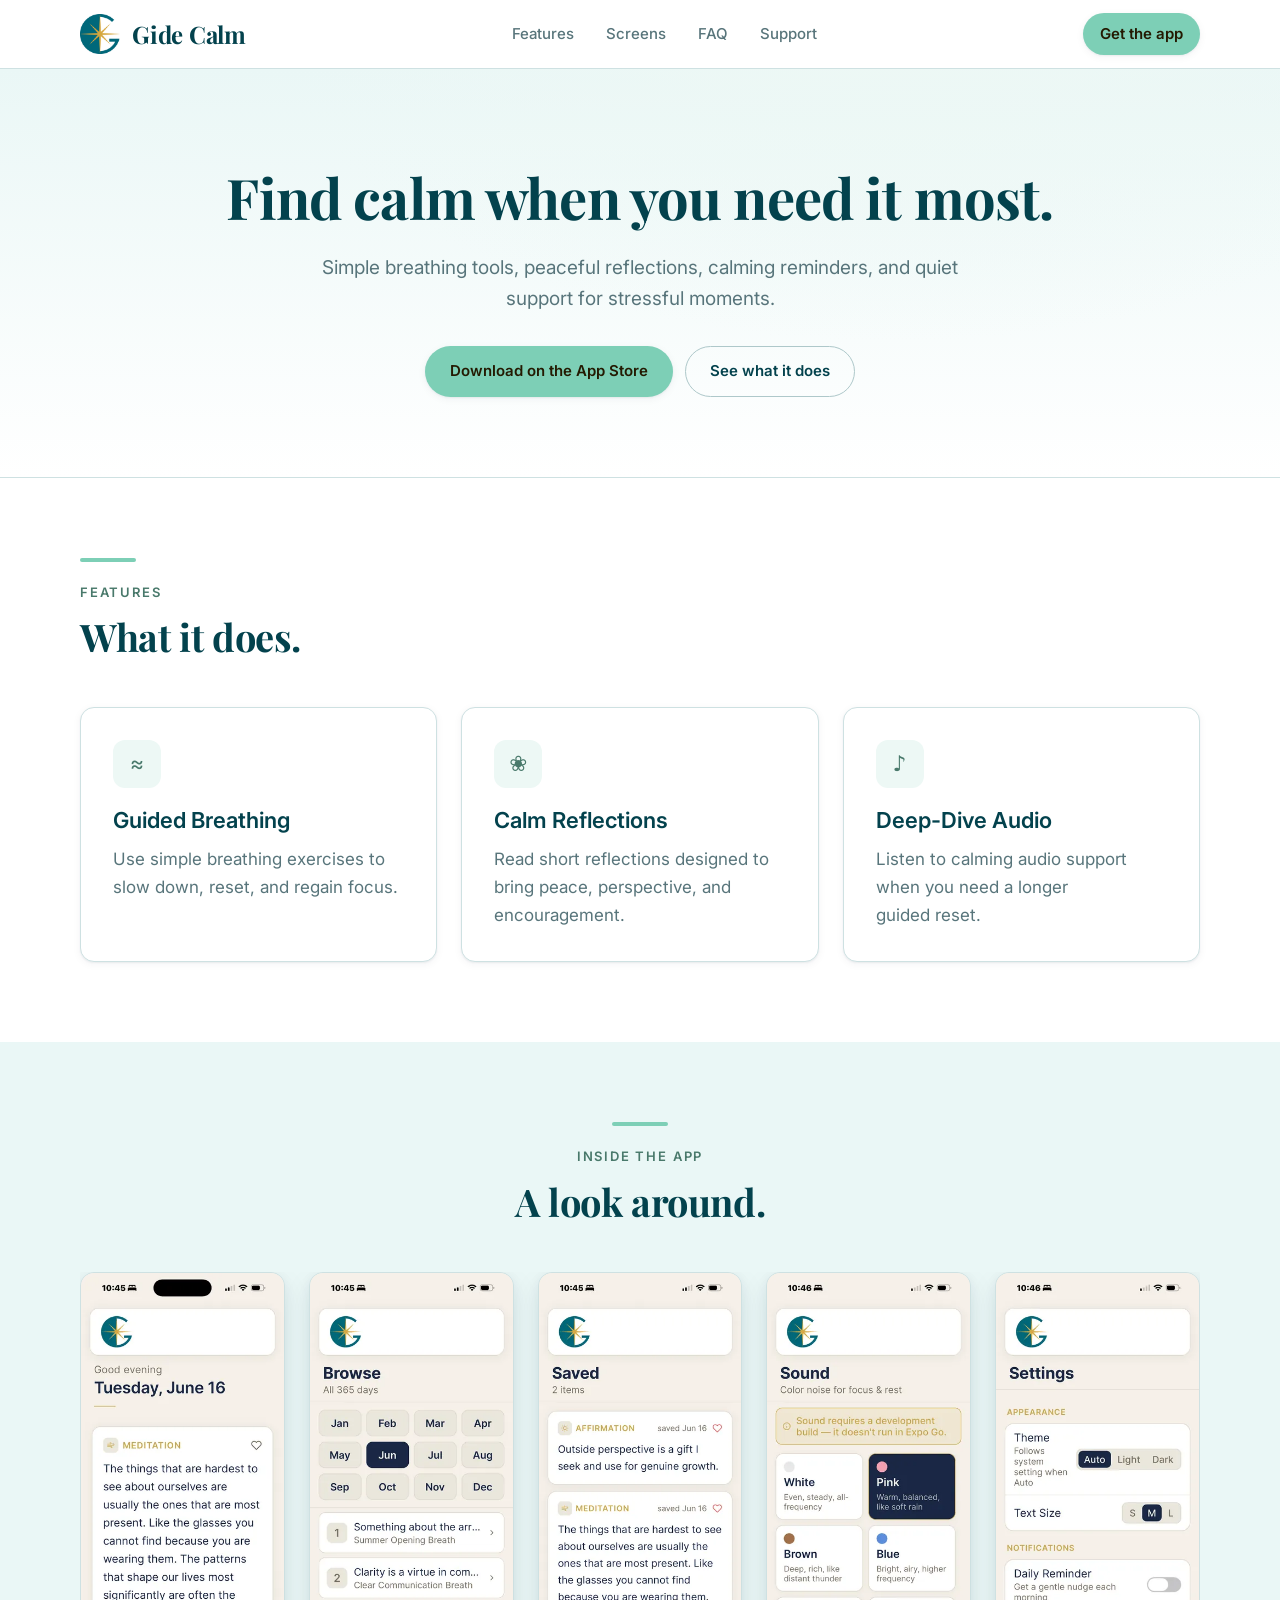
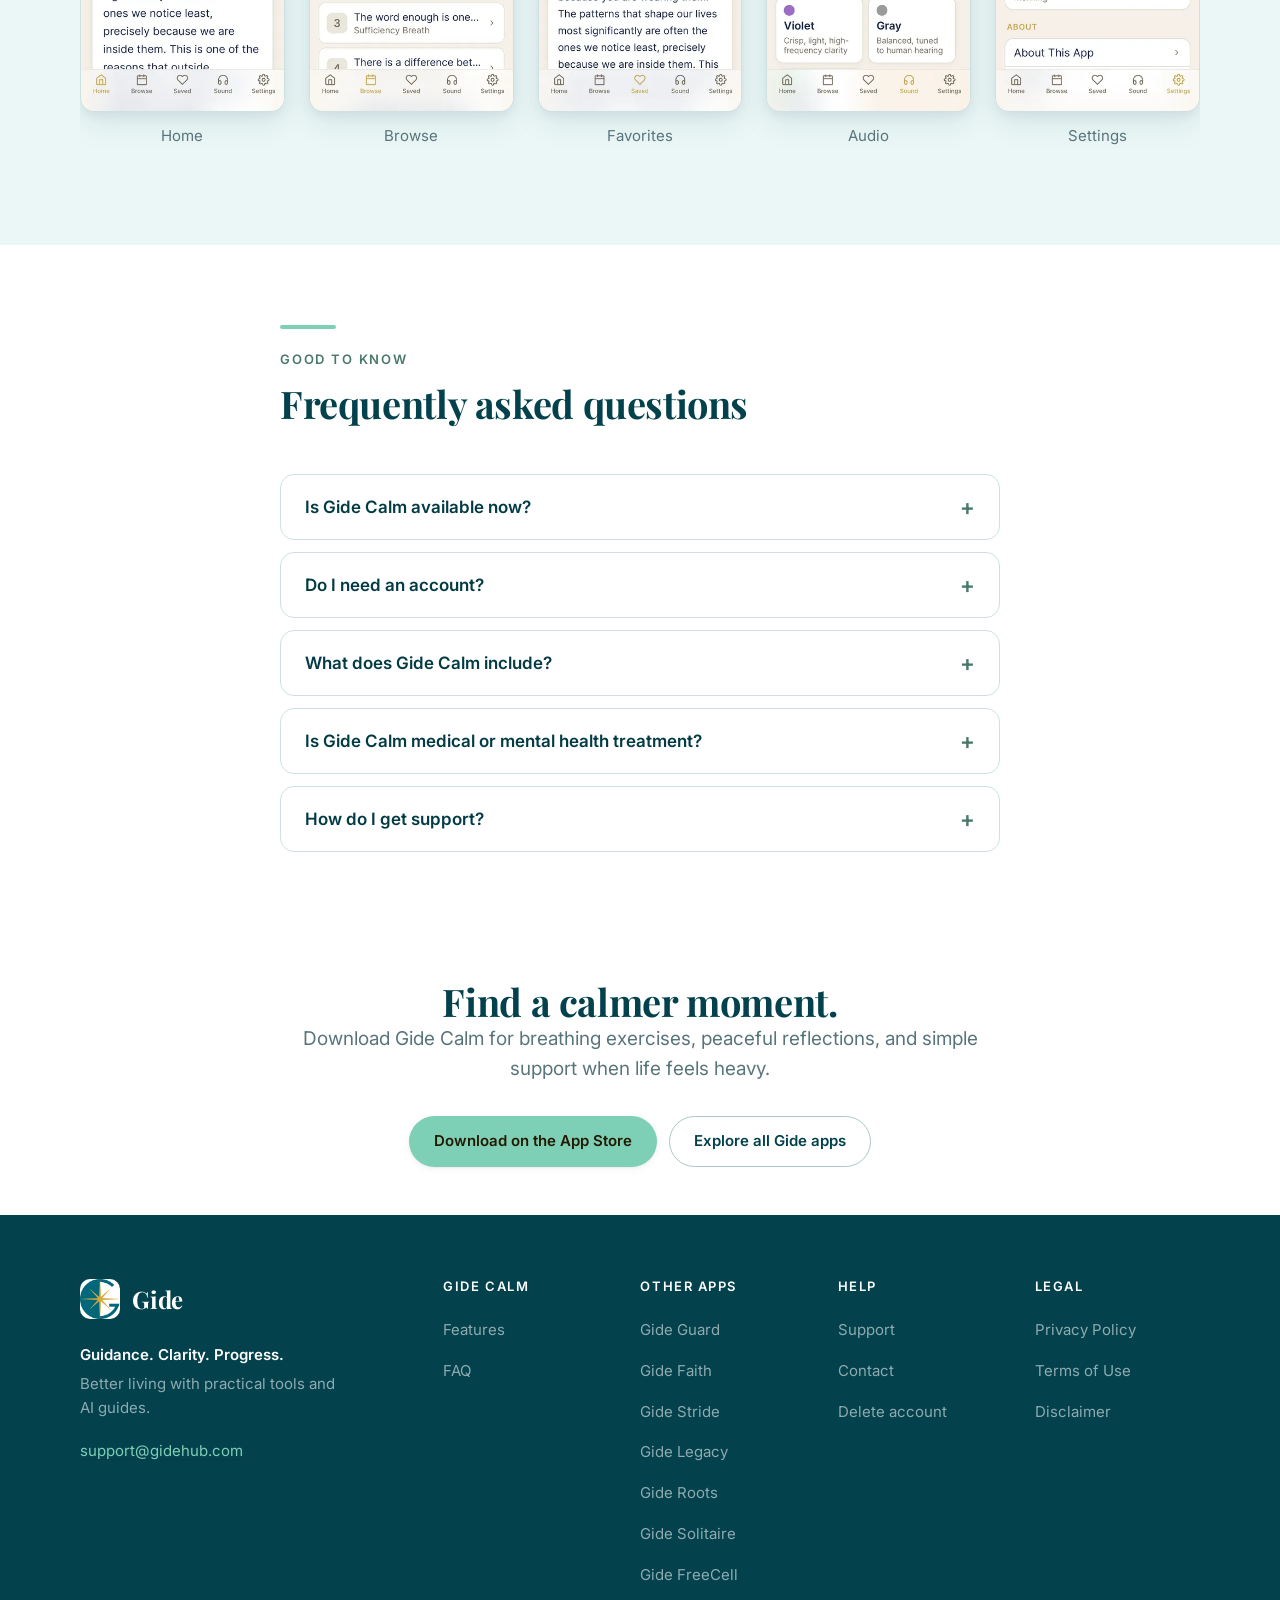
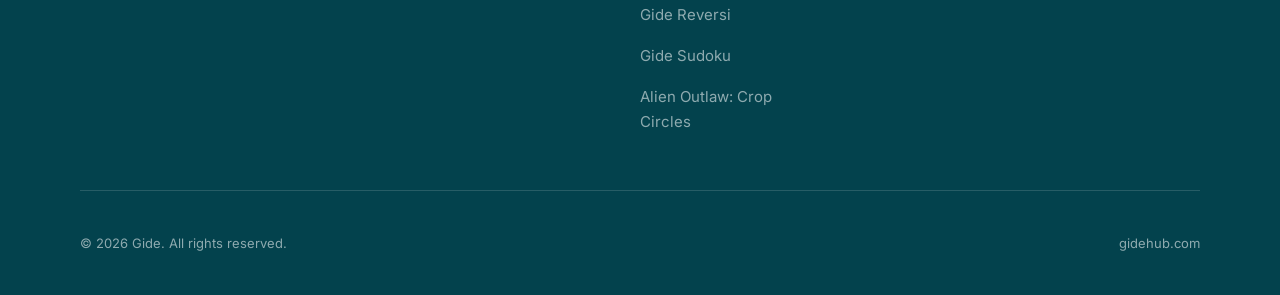
<file: index.html>
<!DOCTYPE html>
<html lang="en">
<head>
  <meta charset="UTF-8">
  <meta name="viewport" content="width=device-width, initial-scale=1">
  <title>Gide Calm | A pause when you need one</title>
  <meta name="description" content="Simple breathing tools, peaceful reflections, calming reminders, and quiet support for stressful moments.">
  <link rel="canonical" href="https://calm.gidehub.com/">

  <meta property="og:type" content="website">
  <meta property="og:site_name" content="Gide">
  <meta property="og:title" content="Gide Calm | A pause when you need one">
  <meta property="og:description" content="Simple breathing tools, peaceful reflections, calming reminders, and quiet support for stressful moments.">
  <meta property="og:url" content="https://calm.gidehub.com/">
  <meta name="twitter:card" content="summary_large_image">

  <link rel="icon" type="image/png" href="assets/logo.png">
  <link rel="apple-touch-icon" href="assets/logo.png">
  <meta name="theme-color" content="#03424D">

  <link rel="preconnect" href="https://fonts.googleapis.com">
  <link rel="preconnect" href="https://fonts.gstatic.com" crossorigin>
  <link rel="stylesheet" href="https://fonts.googleapis.com/css2?family=Inter:wght@400;500;600;700&family=Playfair+Display:wght@600;700&display=swap">

  <link rel="stylesheet" href="assets/css/app.css">
</head>
<body class="app-site">

<a class="skip-link" href="#main">Skip to content</a>

<header class="site-header" data-nav>
  <div class="wrap header-inner">

    <a class="brand" href="/">
      <img src="assets/logo.png" alt="" width="40" height="40" class="brand-mark">
      <span class="brand-name">Gide Calm</span>
    </a>

    <nav class="nav-desktop" aria-label="Main">
      <ul>
        <li><a href="#features">Features</a></li>
        <li><a href="#screens">Screens</a></li>
        
        <li><a href="#faq">FAQ</a></li>
        <li><a href="https://gidehub.com/support.html">Support</a></li>
      </ul>
    </nav>

    <div class="header-actions">
      <a class="btn btn-accent btn-sm nav-cta" href="https://apps.apple.com/app/id6778231374">Get the app</a>
      <button class="nav-toggle" type="button" aria-expanded="false" aria-controls="mobile-nav" aria-label="Open menu">
        <span class="nav-toggle-bars" aria-hidden="true"><i></i><i></i><i></i></span>
      </button>
    </div>

  </div>

  <div class="nav-panel" id="mobile-nav" hidden>
    <nav class="wrap" aria-label="Mobile">
      <ul class="nav-panel-primary">
        <li><a href="#features">Features</a></li>
        <li><a href="#screens">Screens</a></li>
        
        <li><a href="#faq">FAQ</a></li>
      </ul>
      <ul class="nav-panel-secondary">
        <li><a href="https://gidehub.com/">All of Gide</a></li>
        <li><a href="https://gidehub.com/support.html">Support</a></li>
        <li><a href="https://gidehub.com/privacy.html">Privacy policy</a></li>
      </ul>
      <a class="btn btn-accent btn-block" href="https://apps.apple.com/app/id6778231374">Get the app</a>
    </nav>
  </div>
</header>

<main id="main">

  <section class="hero app-hero">
    <div class="wrap">
      <h1>Find calm when you need it most.</h1>
      <p class="lede">Simple breathing tools, peaceful reflections, calming reminders, and quiet support for stressful moments.</p>
      <div class="btn-row">
        <a class="btn btn-accent" href="https://apps.apple.com/app/id6778231374">Download on the App Store</a>
        <a class="btn btn-outline" href="#features">See what it does</a>
      </div>
      
    </div>
  </section>

  <section class="section" id="features">
    <div class="wrap">
      <div class="section-head rule-top">
        <p class="eyebrow">Features</p>
        <h2>What it does.</h2>
        
      </div>
      <div class="grid grid-3">
        <article class="card feature-card">
          <span class="feature-icon" aria-hidden="true">≈</span>
          <h3>Guided Breathing</h3>
          <p>Use simple breathing exercises to slow down, reset, and regain focus.</p>
        </article>
        <article class="card feature-card">
          <span class="feature-icon" aria-hidden="true">❀</span>
          <h3>Calm Reflections</h3>
          <p>Read short reflections designed to bring peace, perspective, and encouragement.</p>
        </article>
        <article class="card feature-card">
          <span class="feature-icon" aria-hidden="true">♪</span>
          <h3>Deep-Dive Audio</h3>
          <p>Listen to calming audio support when you need a longer guided reset.</p>
        </article>
      </div>
    </div>
  </section>

  <section class="section section-cream" id="screens">
    <div class="wrap">
      <div class="section-head centered rule-top">
        <p class="eyebrow">Inside the app</p>
        <h2>A look around.</h2>
      </div>
      <div class="shot-row">
        <figure class="shot">
          <img src="assets/shots/home.webp" alt="Gide Calm home screen" width="370" height="800" loading="lazy">
          <figcaption>Home</figcaption>
        </figure>
        <figure class="shot">
          <img src="assets/shots/selectdate.webp" alt="Gide Calm browse screen" width="370" height="800" loading="lazy">
          <figcaption>Browse</figcaption>
        </figure>
        <figure class="shot">
          <img src="assets/shots/favorites.webp" alt="Gide Calm favorites screen" width="370" height="800" loading="lazy">
          <figcaption>Favorites</figcaption>
        </figure>
        <figure class="shot">
          <img src="assets/shots/sound.webp" alt="Gide Calm audio screen" width="370" height="800" loading="lazy">
          <figcaption>Audio</figcaption>
        </figure>
        <figure class="shot">
          <img src="assets/shots/settings.webp" alt="Gide Calm settings screen" width="370" height="800" loading="lazy">
          <figcaption>Settings</figcaption>
        </figure>
      </div>
    </div>
  </section>

  <section class="section" id="faq">
    <div class="wrap wrap-narrow">
      <div class="section-head rule-top">
        <p class="eyebrow">Good to know</p>
        <h2>Frequently asked questions</h2>
      </div>
      <div class="faq">
        <details>
          <summary>Is Gide Calm available now?</summary>
          <p>Yes. Gide Calm is available on the App Store and ready to provide simple tools for calm, reflection, and relaxation.</p>
        </details>
        <details>
          <summary>Do I need an account?</summary>
          <p>No. Gide Calm is designed to be simple and accessible without requiring a user account.</p>
        </details>
        <details>
          <summary>What does Gide Calm include?</summary>
          <p>Gide Calm includes breathing tools, calm reflections, peaceful reminders, and audio support for quiet moments.</p>
        </details>
        <details>
          <summary>Is Gide Calm medical or mental health treatment?</summary>
          <p>No. Gide Calm is for general wellness and personal support only. It is not medical advice, therapy, diagnosis, or mental health treatment.</p>
        </details>
        <details>
          <summary>How do I get support?</summary>
          <p>Email us at support@gidehub.com.</p>
        </details>
      </div>
    </div>
  </section>

  <section class="section section-tight cta-band">
    <div class="wrap">
      <h2>Find a calmer moment.</h2>
      <p class="lede">Download Gide Calm for breathing exercises, peaceful reflections, and simple support when life feels heavy.</p>
      <div class="btn-row">
        <a class="btn btn-accent" href="https://apps.apple.com/app/id6778231374">Download on the App Store</a>
        <a class="btn btn-outline" href="https://gidehub.com/#apps">Explore all Gide apps</a>
      </div>
    </div>
  </section>

</main>

<footer class="site-footer">
  <div class="wrap">

    <div class="footer-top">
      <div class="footer-brand">
        <a class="brand brand-light" href="https://gidehub.com/">
          <img src="assets/logo.png" alt="" width="40" height="40" class="brand-mark" loading="lazy">
          <span class="brand-name">Gide</span>
        </a>
        <p class="footer-tagline">Guidance. Clarity. Progress.</p>
        <p class="footer-blurb">Better living with practical tools and AI guides.</p>
        <a class="footer-email" href="mailto:support@gidehub.com">support@gidehub.com</a>
      </div>

      <div class="footer-cols">
        <div class="footer-col">
          <h2>Gide Calm</h2>
          <ul>
            <li><a href="#features">Features</a></li>
            
            <li><a href="#faq">FAQ</a></li>
          </ul>
        </div>
        <div class="footer-col">
          <h2>Other apps</h2>
          <ul>
            <li><a href="https://guard.gidehub.com/">Gide Guard</a></li>
            <li><a href="https://faith.gidehub.com/">Gide Faith</a></li>
            <li><a href="https://stride.gidehub.com/">Gide Stride</a></li>
            <li><a href="https://legacy.gidehub.com/">Gide Legacy</a></li>
            <li><a href="https://roots.gidehub.com/">Gide Roots</a></li>
            <li><a href="https://solitaire.gidehub.com/">Gide Solitaire</a></li>
            <li><a href="https://freecell.gidehub.com/">Gide FreeCell</a></li>
            <li><a href="https://reversi.gidehub.com/">Gide Reversi</a></li>
            <li><a href="https://gidehub.com/games/sudoku/">Gide Sudoku</a></li>
            <li><a href="https://alienoutlaw.gidehub.com/">Alien Outlaw: Crop Circles</a></li>
          </ul>
        </div>
        <div class="footer-col">
          <h2>Help</h2>
          <ul>
            <li><a href="https://gidehub.com/support.html">Support</a></li>
            <li><a href="https://gidehub.com/contact.html">Contact</a></li>
            <li><a href="https://gidehub.com/delete-account.html">Delete account</a></li>
          </ul>
        </div>
        <div class="footer-col">
          <h2>Legal</h2>
          <ul>
            <li><a href="https://gidehub.com/privacy.html">Privacy Policy</a></li>
            <li><a href="https://gidehub.com/terms.html">Terms of Use</a></li>
            <li><a href="https://gidehub.com/disclaimer.html">Disclaimer</a></li>
          </ul>
        </div>
      </div>
    </div>

    <div class="footer-bottom">
      <p>&copy; 2026 Gide. All rights reserved.</p>
      <nav class="footer-legal" aria-label="Legal">
        <a href="https://gidehub.com/">gidehub.com</a>
      </nav>
    </div>

  </div>
</footer>

<script src="assets/js/nav.js" defer></script>
</body>
</html>
</file>
<file: assets/css/app.css>
/* ==========================================================================
   Gide design system
   One stylesheet for gidehub.com and every page under it.

   Contents
     1. Tokens
     2. Reset and base elements
     3. Layout primitives
     4. Typography
     5. Buttons and pills
     6. Header and navigation
     7. Hero
     8. Cards and grids
     9. Long-form prose
    10. Forms
    11. Footer
    12. Utilities
   ========================================================================== */

/* 1. Tokens ---------------------------------------------------------------- */

:root {
  /* Brand — official Gide palette.
     Primary #1B2B48 · Secondary #F5F5DC · Tertiary #6F7DBC · Accent #D4AF37 */
  --ink: #1b2b48;
  --ink-soft: #2c4066;
  --periwinkle: #6f7dbc;

  /* Gold is an accent for FILLS, not a text colour: #D4AF37 is 2.1:1 on white
     (fails AA) but 6.7:1 on navy and 7.5:1 behind dark text on a button.
     Use --gold-text for small gold type on light surfaces (4.9:1). */
  --gold: #d4af37;
  --gold-bright: #e0c163;
  --gold-text: #8a6d12;
  --gold-ink: #2b2205;
  --gold-wash: #fbf4de;

  --cream: #f5f5dc;
  --cream-deep: #ebebc7;
  --white: #ffffff;

  /* Per-app accents, from each app's own brand card. */
  --app-guard: #00167a;
  --app-calm: #03424d;
  --app-faith: #590438;
  --app-stride: #17341d;
  --app-legacy: #0a2540;
  --app-roots: #7a3e1a;

  /* Text */
  --text: #16283a;
  --text-muted: #55677a;
  --text-on-dark: #eef3f8;
  --text-on-dark-muted: #a9bccd;

  /* Lines and surfaces */
  --line: #e6dfd1;
  --line-strong: #d6cbb6;
  --line-on-dark: rgba(255, 255, 255, 0.14);

  /* Type scale — six steps, nothing in between */
  --fs-xs: 0.8125rem;   /* 13px  eyebrows, meta */
  --fs-sm: 0.9375rem;   /* 15px  captions, footer */
  --fs-base: 1.0625rem; /* 17px  body */
  --fs-lg: 1.1875rem;   /* 19px  lede */
  --fs-xl: 1.375rem;    /* 22px  card titles */
  --fs-2xl: clamp(1.75rem, 1.3rem + 1.8vw, 2.375rem);  /* section headings */
  --fs-3xl: clamp(2.25rem, 1.4rem + 3.4vw, 3.5rem);    /* page display */

  /* Spacing — 4px base */
  --sp-1: 0.25rem;
  --sp-2: 0.5rem;
  --sp-3: 0.75rem;
  --sp-4: 1rem;
  --sp-6: 1.5rem;
  --sp-8: 2rem;
  --sp-10: 2.5rem;
  --sp-12: 3rem;
  --sp-16: 4rem;
  --sp-20: 5rem;
  --sp-24: 6rem;

  /* Shape */
  --radius-sm: 8px;
  --radius: 14px;
  --radius-lg: 22px;
  --radius-pill: 999px;

  --shadow-sm: 0 1px 2px rgba(15, 39, 64, 0.06), 0 2px 8px rgba(15, 39, 64, 0.05);
  --shadow: 0 4px 12px rgba(15, 39, 64, 0.07), 0 12px 32px rgba(15, 39, 64, 0.07);
  --shadow-lg: 0 12px 28px rgba(15, 39, 64, 0.1), 0 28px 60px rgba(15, 39, 64, 0.12);

  --wrap: 1120px;
  --wrap-narrow: 720px;
  --header-h: 68px;
}

/* 2. Reset and base -------------------------------------------------------- */

*,
*::before,
*::after { box-sizing: border-box; }

* { margin: 0; }

html {
  -webkit-text-size-adjust: 100%;
  scroll-behavior: smooth;
  scroll-padding-top: calc(var(--header-h) + var(--sp-4));
}

@media (prefers-reduced-motion: reduce) {
  html { scroll-behavior: auto; }
  *, *::before, *::after {
    animation-duration: 0.01ms !important;
    transition-duration: 0.01ms !important;
  }
}

body {
  background: var(--white);
  color: var(--text);
  font-family: Inter, system-ui, -apple-system, "Segoe UI", sans-serif;
  font-size: var(--fs-base);
  line-height: 1.65;
  -webkit-font-smoothing: antialiased;
  text-rendering: optimizeLegibility;
}

img,
picture,
video,
canvas { display: block; max-width: 100%; height: auto; }

input, button, textarea, select { font: inherit; color: inherit; }

a { color: var(--ink); text-decoration-color: rgba(15, 39, 64, 0.28); text-underline-offset: 3px; }
a:hover { text-decoration-color: currentColor; }

:focus-visible {
  outline: 3px solid var(--gold-text);
  outline-offset: 2px;
  border-radius: 4px;
}

.skip-link {
  position: absolute;
  left: var(--sp-4);
  top: -100px;
  z-index: 200;
  background: var(--ink);
  color: var(--white);
  padding: var(--sp-3) var(--sp-6);
  border-radius: var(--radius-sm);
  text-decoration: none;
  transition: top 0.15s ease;
}
.skip-link:focus { top: var(--sp-4); }

/* 3. Layout primitives ----------------------------------------------------- */

.wrap {
  width: min(100% - 2.5rem, var(--wrap));
  margin-inline: auto;
}

.wrap-narrow { width: min(100% - 2.5rem, var(--wrap-narrow)); margin-inline: auto; }

.section { padding-block: var(--sp-20); }
.section-tight { padding-block: var(--sp-12); }

/* Alternating surfaces give the page chapters instead of one long scroll. */
.section-cream { background: var(--cream); }
.section-ink {
  background: var(--ink);
  color: var(--text-on-dark);
}
.section-ink h1, .section-ink h2, .section-ink h3 { color: var(--white); }
.section-ink p { color: var(--text-on-dark-muted); }
.section-ink a { color: var(--gold-bright); }

.section-head { max-width: 46rem; margin-bottom: var(--sp-12); }
.section-head.centered { margin-inline: auto; text-align: center; }

/* 4. Typography ------------------------------------------------------------ */

h1, h2, h3, h4 {
  line-height: 1.15;
  font-weight: 700;
  color: var(--ink);
  text-wrap: balance;
}

h1 {
  font-family: "Playfair Display", Georgia, serif;
  font-size: var(--fs-3xl);
  letter-spacing: -0.015em;
}

h2 {
  font-family: "Playfair Display", Georgia, serif;
  font-size: var(--fs-2xl);
  letter-spacing: -0.01em;
}

h3 { font-size: var(--fs-xl); font-weight: 600; }
h4 { font-size: var(--fs-base); font-weight: 600; }

p { text-wrap: pretty; }
p + p { margin-top: var(--sp-4); }

.eyebrow {
  font-size: var(--fs-xs);
  font-weight: 600;
  letter-spacing: 0.14em;
  text-transform: uppercase;
  color: var(--gold-text);
  margin-bottom: var(--sp-3);
}
.section-ink .eyebrow { color: var(--gold-bright); }

.lede {
  font-size: var(--fs-lg);
  line-height: 1.6;
  color: var(--text-muted);
}
.section-ink .lede { color: var(--text-on-dark-muted); }

.section-head h2 + .lede { margin-top: var(--sp-4); }

/* 5. Buttons --------------------------------------------------------------- */

.btn {
  display: inline-flex;
  align-items: center;
  justify-content: center;
  gap: var(--sp-2);
  min-height: 44px;
  padding: var(--sp-3) var(--sp-6);
  border: 1px solid transparent;
  border-radius: var(--radius-pill);
  font-size: var(--fs-sm);
  font-weight: 600;
  text-decoration: none;
  cursor: pointer;
  transition: transform 0.15s ease, box-shadow 0.15s ease, background-color 0.15s ease;
}
.btn:hover { transform: translateY(-1px); }
.btn:active { transform: translateY(0); }

.btn-gold {
  background: var(--gold);
  color: var(--gold-ink);
  box-shadow: var(--shadow-sm);
}
.btn-gold:hover { background: var(--gold-bright); box-shadow: var(--shadow); }

.btn-ink { background: var(--ink); color: var(--white); }
.btn-ink:hover { background: var(--ink-soft); }

.btn-outline {
  background: transparent;
  border-color: var(--line-strong);
  color: var(--ink);
}
.btn-outline:hover { border-color: var(--ink); background: var(--cream); }

.section-ink .btn-outline {
  border-color: var(--line-on-dark);
  color: var(--white);
}
.section-ink .btn-outline:hover { background: rgba(255, 255, 255, 0.08); }

.btn-sm { min-height: 38px; padding: var(--sp-2) var(--sp-4); }
.btn-block { display: flex; width: 100%; }

.btn-row {
  display: flex;
  flex-wrap: wrap;
  gap: var(--sp-3);
  margin-top: var(--sp-8);
}

/* Status pills ------------------------------------------------------------- */

.pill {
  display: inline-flex;
  align-items: center;
  gap: var(--sp-2);
  padding: var(--sp-1) var(--sp-3);
  border-radius: var(--radius-pill);
  font-size: var(--fs-xs);
  font-weight: 600;
  letter-spacing: 0.02em;
}
.pill::before {
  content: "";
  width: 6px;
  height: 6px;
  border-radius: 50%;
  background: currentColor;
}
/* Used for the "Free" marker on book cards. */
.pill-available { background: #e7f4ec; color: #1d6b3f; }

/* 6. Header and navigation ------------------------------------------------- */

.site-header {
  position: sticky;
  top: 0;
  z-index: 100;
  background: rgba(255, 255, 255, 0.92);
  backdrop-filter: saturate(1.4) blur(10px);
  border-bottom: 1px solid var(--line);
}

.header-inner {
  display: flex;
  align-items: center;
  justify-content: space-between;
  gap: var(--sp-6);
  min-height: var(--header-h);
}

.brand {
  display: inline-flex;
  align-items: center;
  gap: var(--sp-3);
  text-decoration: none;
  color: var(--ink);
}
.brand-mark { width: 40px; height: 40px; border-radius: 10px; }
.brand-name {
  font-family: "Playfair Display", Georgia, serif;
  font-size: 1.5rem;
  font-weight: 700;
  letter-spacing: -0.01em;
  line-height: 1;
}
.brand-light { color: var(--white); }
.brand-light .brand-name { color: var(--white); }

.nav-desktop ul {
  display: flex;
  align-items: center;
  gap: var(--sp-8);
  list-style: none;
  padding: 0;
}
.nav-desktop a {
  display: inline-block;
  padding-block: var(--sp-2);
  font-size: var(--fs-sm);
  font-weight: 500;
  color: var(--text-muted);
  text-decoration: none;
}
.nav-desktop a:hover { color: var(--ink); }
.nav-desktop a.is-current { color: var(--ink); font-weight: 600; }

.header-actions { display: flex; align-items: center; gap: var(--sp-3); }

/* The menu button the old site never had. */
.nav-toggle {
  display: none;
  width: 44px;
  height: 44px;
  align-items: center;
  justify-content: center;
  background: transparent;
  border: 1px solid var(--line-strong);
  border-radius: var(--radius-sm);
  cursor: pointer;
}
.nav-toggle-bars { display: block; width: 20px; height: 14px; position: relative; }
.nav-toggle-bars i {
  position: absolute;
  left: 0;
  width: 100%;
  height: 2px;
  border-radius: 2px;
  background: var(--ink);
  transition: transform 0.2s ease, opacity 0.2s ease;
}
.nav-toggle-bars i:nth-child(1) { top: 0; }
.nav-toggle-bars i:nth-child(2) { top: 6px; }
.nav-toggle-bars i:nth-child(3) { top: 12px; }

.nav-toggle[aria-expanded="true"] i:nth-child(1) { transform: translateY(6px) rotate(45deg); }
.nav-toggle[aria-expanded="true"] i:nth-child(2) { opacity: 0; }
.nav-toggle[aria-expanded="true"] i:nth-child(3) { transform: translateY(-6px) rotate(-45deg); }

.nav-panel {
  border-top: 1px solid var(--line);
  background: var(--white);
  padding-block: var(--sp-6) var(--sp-8);
  max-height: calc(100dvh - var(--header-h));
  overflow-y: auto;
}
.nav-panel[hidden] { display: none; }

.nav-panel ul { list-style: none; padding: 0; }
.nav-panel a {
  display: block;
  min-height: 48px;
  display: flex;
  align-items: center;
  text-decoration: none;
  color: var(--ink);
  border-bottom: 1px solid var(--line);
}
.nav-panel-primary a { font-size: var(--fs-lg); font-weight: 600; }
.nav-panel-secondary { margin-top: var(--sp-4); }
.nav-panel-secondary a { font-size: var(--fs-base); color: var(--text-muted); }
.nav-panel .btn { margin-top: var(--sp-6); }

@media (max-width: 900px) {
  .nav-desktop { display: none; }
  .nav-toggle { display: inline-flex; }
  .nav-cta { display: none; }
}

/* 7. Hero ------------------------------------------------------------------ */

/* One headline, one sentence, one action. */
.hero {
  position: relative;
  padding-block: var(--sp-24) var(--sp-20);
  background:
    radial-gradient(60rem 30rem at 70% -10%, var(--gold-wash), transparent 70%),
    linear-gradient(180deg, var(--cream) 0%, var(--white) 100%);
  border-bottom: 1px solid var(--line);
  text-align: center;
}
.hero .wrap { max-width: 52rem; }
.hero h1 { margin-bottom: var(--sp-6); }
.hero .lede { margin-inline: auto; max-width: 40rem; }
.hero .btn-row { justify-content: center; }

.hero-note {
  margin-top: var(--sp-6);
  font-size: var(--fs-sm);
  color: var(--text-muted);
}

.hero-compact { padding-block: var(--sp-16) var(--sp-12); }

/* Page header for interior pages */
.page-head {
  padding-block: var(--sp-16) var(--sp-12);
  background: var(--cream);
  border-bottom: 1px solid var(--line);
}
.page-head .wrap { max-width: 46rem; }
.page-head .lede { margin-top: var(--sp-4); }

/* 8. Cards and grids ------------------------------------------------------- */

.grid { display: grid; gap: var(--sp-6); }
.grid-2 { grid-template-columns: repeat(auto-fit, minmax(20rem, 1fr)); }
.grid-3 { grid-template-columns: repeat(auto-fit, minmax(17rem, 1fr)); }
.grid-4 { grid-template-columns: repeat(auto-fit, minmax(13rem, 1fr)); }

.card {
  display: flex;
  flex-direction: column;
  gap: var(--sp-3);
  padding: var(--sp-8);
  background: var(--white);
  border: 1px solid var(--line);
  border-radius: var(--radius);
  box-shadow: var(--shadow-sm);
  transition: transform 0.18s ease, box-shadow 0.18s ease, border-color 0.18s ease;
}
.card p { color: var(--text-muted); }
.card h3 a { text-decoration: none; }

a.card, .card-link { text-decoration: none; color: inherit; }
a.card:hover, .card:has(a:hover) {
  transform: translateY(-3px);
  box-shadow: var(--shadow);
  border-color: var(--line-strong);
}

.section-ink .card {
  background: rgba(255, 255, 255, 0.05);
  border-color: var(--line-on-dark);
  box-shadow: none;
}

.card-icon {
  width: 52px;
  height: 52px;
  border-radius: 12px;
  margin-bottom: var(--sp-2);
}

/* App cards — each carries its own brand accent from --app-*. */
.app-card,
.app-card-quiet { position: relative; --accent: var(--gold); }
.app-card { border-top: 3px solid var(--accent); }
[data-app="guard"]  { --accent: var(--app-guard); }
[data-app="calm"]   { --accent: var(--app-calm); }
[data-app="faith"]  { --accent: var(--app-faith); }
[data-app="stride"] { --accent: var(--app-stride); }
[data-app="legacy"] { --accent: var(--app-legacy); }
[data-app="roots"]  { --accent: var(--app-roots); }
.app-card-quiet { border-left: 3px solid var(--accent); }
.app-card .card-icon,
.app-card-quiet .card-icon { box-shadow: 0 0 0 1px var(--line); }
.app-card .pill { align-self: flex-start; }
.app-card .btn-row { margin-top: auto; padding-top: var(--sp-6); }

.app-card-quiet {
  flex-direction: row;
  align-items: center;
  gap: var(--sp-4);
  padding: var(--sp-6);
}
.app-card-quiet .card-icon { width: 40px; height: 40px; margin: 0; flex: none; }
.app-card-quiet h3 { font-size: var(--fs-base); }
.app-card-quiet p { font-size: var(--fs-sm); }

/* Book cards */
.book-card {
  display: flex;
  flex-direction: column;
  gap: var(--sp-4);
  padding: var(--sp-6);
  background: var(--white);
  border: 1px solid var(--line);
  border-radius: var(--radius);
  text-decoration: none;
  color: inherit;
  box-shadow: var(--shadow-sm);
  transition: transform 0.18s ease, box-shadow 0.18s ease;
}
.book-card:hover { transform: translateY(-3px); box-shadow: var(--shadow); }
.book-cover {
  width: 100%;
  aspect-ratio: 2 / 3;
  object-fit: cover;
  border-radius: var(--radius-sm);
  box-shadow: var(--shadow);
  background: var(--cream-deep);
}
.book-card h3 { font-size: var(--fs-base); }
.book-card p { font-size: var(--fs-sm); color: var(--text-muted); }

/* Feature list */
.feature-list { list-style: none; padding: 0; display: grid; gap: var(--sp-6); }
.feature-list li { display: grid; gap: var(--sp-1); }
.feature-list b { font-size: var(--fs-base); color: var(--ink); }
.feature-list span { color: var(--text-muted); }
.section-ink .feature-list b { color: var(--white); }
.section-ink .feature-list span { color: var(--text-on-dark-muted); }

/* Numbered steps */
.steps { counter-reset: step; list-style: none; padding: 0; }
.steps li { position: relative; padding-left: var(--sp-12); }
.steps li + li { margin-top: var(--sp-6); }
.steps li::before {
  counter-increment: step;
  content: counter(step);
  position: absolute;
  left: 0;
  top: 0;
  width: 32px;
  height: 32px;
  display: grid;
  place-items: center;
  border-radius: 50%;
  background: var(--gold-wash);
  color: var(--gold-text);
  font-size: var(--fs-sm);
  font-weight: 700;
}

/* Episode rows */
.episode {
  display: grid;
  gap: var(--sp-3);
  padding: var(--sp-6) 0;
  border-bottom: 1px solid var(--line);
}
.episode:first-of-type { border-top: 1px solid var(--line); }
.episode-meta { font-size: var(--fs-xs); font-weight: 600; letter-spacing: 0.1em; text-transform: uppercase; color: var(--gold-text); }
.episode h3 { font-size: var(--fs-lg); }
.episode p { color: var(--text-muted); }
.episode audio { width: 100%; margin-top: var(--sp-2); }

/* FAQ */
.faq details {
  border: 1px solid var(--line);
  border-radius: var(--radius);
  padding: var(--sp-4) var(--sp-6);
  background: var(--white);
}
.faq details + details { margin-top: var(--sp-3); }
.faq summary {
  cursor: pointer;
  font-weight: 600;
  min-height: 32px;
  display: flex;
  align-items: center;
  list-style: none;
}
.faq summary::-webkit-details-marker { display: none; }
.faq summary::after { content: "+"; margin-left: auto; font-size: 1.4rem; color: var(--gold-text); line-height: 1; }
.faq details[open] summary::after { content: "\2212"; }
.faq details[open] summary { margin-bottom: var(--sp-3); }
.faq p { color: var(--text-muted); }

/* Callout */
.callout {
  padding: var(--sp-8);
  background: var(--gold-wash);
  border: 1px solid var(--line-strong);
  border-radius: var(--radius);
}
.callout h3 { margin-bottom: var(--sp-2); }
.callout p { color: var(--text-muted); }

/* Final CTA band */
.cta-band { text-align: center; }
.cta-band .wrap { max-width: 44rem; }
.cta-band .btn-row { justify-content: center; }

/* 9. Long-form prose ------------------------------------------------------- */

.prose {
  max-width: 44rem;
  padding-block: var(--sp-16);
}
.prose > * + * { margin-top: var(--sp-4); }
.prose h2 {
  font-size: 1.625rem;
  margin-top: var(--sp-12);
  padding-top: var(--sp-2);
}
.prose h3 { font-size: var(--fs-xl); margin-top: var(--sp-8); }
.prose ul, .prose ol { padding-left: var(--sp-6); }
.prose li + li { margin-top: var(--sp-2); }
.prose a { color: var(--ink); font-weight: 500; }
.prose strong { color: var(--ink); }
.prose hr { border: 0; border-top: 1px solid var(--line); margin-block: var(--sp-12); }
.prose table { width: 100%; border-collapse: collapse; font-size: var(--fs-sm); }
.prose th, .prose td { text-align: left; padding: var(--sp-3); border-bottom: 1px solid var(--line); }
.prose .updated { font-size: var(--fs-sm); color: var(--text-muted); }

.toc {
  padding: var(--sp-6);
  background: var(--cream);
  border-radius: var(--radius);
  border: 1px solid var(--line);
}
.toc ul { list-style: none; padding: 0; columns: 2; column-gap: var(--sp-8); }
.toc li { break-inside: avoid; margin-bottom: var(--sp-2); }
.toc a { font-size: var(--fs-sm); }

/* 10. Forms ---------------------------------------------------------------- */

.form { display: grid; gap: var(--sp-5); max-width: 34rem; }
.field { display: grid; gap: var(--sp-2); }
.field label { font-size: var(--fs-sm); font-weight: 600; }
.field input,
.field textarea {
  width: 100%;
  min-height: 48px;
  padding: var(--sp-3) var(--sp-4);
  background: var(--white);
  border: 1px solid var(--line-strong);
  border-radius: var(--radius-sm);
}
.field textarea { min-height: 10rem; resize: vertical; }
.field input:focus, .field textarea:focus { border-color: var(--gold-text); }

/* 11. Footer --------------------------------------------------------------- */

.site-footer {
  background: var(--ink);
  color: var(--text-on-dark-muted);
  padding-block: var(--sp-16) var(--sp-8);
  font-size: var(--fs-sm);
}
.footer-top {
  display: grid;
  grid-template-columns: minmax(16rem, 1fr) 2.4fr;
  gap: var(--sp-12);
  padding-bottom: var(--sp-12);
  border-bottom: 1px solid var(--line-on-dark);
}
.footer-tagline { margin-top: var(--sp-4); color: var(--white); font-weight: 600; }
.footer-blurb { margin-top: var(--sp-1); }
.footer-email {
  display: inline-flex;
  align-items: center;
  min-height: 44px;
  margin-top: var(--sp-2);
  color: var(--gold);
}

.footer-cols {
  display: grid;
  grid-template-columns: repeat(auto-fit, minmax(9.5rem, 1fr));
  gap: var(--sp-8);
}
.footer-col h2 {
  font-family: Inter, sans-serif;
  font-size: var(--fs-xs);
  font-weight: 600;
  letter-spacing: 0.12em;
  text-transform: uppercase;
  color: var(--white);
  margin-bottom: var(--sp-4);
}
.footer-col ul { list-style: none; padding: 0; }
.footer-col a {
  color: var(--text-on-dark-muted);
  text-decoration: none;
  display: inline-flex;
  align-items: center;
  /* Padding rather than margin, so the tap area is the spacing. */
  min-height: 40px;
  padding-block: var(--sp-2);
}
.footer-col a:hover { color: var(--white); text-decoration: underline; }

.footer-bottom {
  display: flex;
  flex-wrap: wrap;
  align-items: center;
  justify-content: space-between;
  gap: var(--sp-4);
  padding-top: var(--sp-8);
  font-size: var(--fs-xs);
}
.footer-legal { display: flex; flex-wrap: wrap; gap: var(--sp-6); }
.footer-legal a {
  color: var(--text-on-dark-muted);
  text-decoration: none;
  display: inline-flex;
  align-items: center;
  min-height: 40px;
}
.footer-legal a:hover { color: var(--white); text-decoration: underline; }

/* 12. Utilities ------------------------------------------------------------ */

.centered { text-align: center; }
.muted { color: var(--text-muted); }
.small { font-size: var(--fs-sm); }
.stack-4 > * + * { margin-top: var(--sp-4); }
.stack-6 > * + * { margin-top: var(--sp-6); }
.visually-hidden {
  position: absolute;
  width: 1px; height: 1px;
  padding: 0; margin: -1px;
  overflow: hidden;
  clip: rect(0 0 0 0);
  white-space: nowrap;
}

@media (max-width: 720px) {
  .section { padding-block: var(--sp-16); }
  .hero { padding-block: var(--sp-16) var(--sp-12); }
  .footer-top { grid-template-columns: 1fr; gap: var(--sp-10); }
  .toc ul { columns: 1; }
  .btn-row .btn { flex: 1 1 100%; }
}

/* Book detail ------------------------------------------------------------- */

.book-detail {
  display: grid;
  grid-template-columns: minmax(0, 18rem) minmax(0, 1fr);
  gap: var(--sp-12);
  align-items: start;
}
.book-detail-cover { position: sticky; top: calc(var(--header-h) + var(--sp-8)); }
.book-detail-body > * + * { margin-top: var(--sp-4); }
.book-detail-body h3 { margin-top: var(--sp-8); }
.book-format { display: flex; align-items: center; gap: var(--sp-3); }

.check-list { list-style: none; padding: 0; display: grid; gap: var(--sp-3); }
.check-list li { position: relative; padding-left: var(--sp-8); color: var(--text-muted); }
.check-list li::before {
  content: "";
  position: absolute;
  left: 0;
  top: 0.6em;
  width: 10px;
  height: 10px;
  border-radius: 50%;
  background: var(--gold);
}

.infographic {
  width: 100%;
  border-radius: var(--radius-sm);
  border: 1px solid var(--line);
  background: var(--cream);
}

@media (max-width: 780px) {
  .book-detail { grid-template-columns: 1fr; gap: var(--sp-8); }
  .book-detail-cover { position: static; max-width: 14rem; }
}

/* ==========================================================================
   13. Visual treatment
   The layout above is deliberately plain; this section is what gives the
   pages something to look at. Product screenshots and each app's own brand
   colour do the work, so nothing here is decoration for its own sake.
   ========================================================================== */

/* Split hero with product art ---------------------------------------------- */

.hero-split { text-align: left; padding-block: var(--sp-20) var(--sp-16); }
.hero-split .wrap { max-width: var(--wrap); }

.hero-grid {
  display: grid;
  grid-template-columns: minmax(0, 1.05fr) minmax(0, 1fr);
  gap: var(--sp-16);
  align-items: center;
}
.hero-split .lede { margin-inline: 0; max-width: 34rem; }
.hero-split .btn-row { justify-content: flex-start; }
.hero-split h1 { letter-spacing: -0.025em; }

/* A fanned cluster of real screens, rather than a stock illustration. */
.hero-art {
  position: relative;
  display: grid;
  grid-template-columns: repeat(3, 1fr);
  align-items: end;
  gap: var(--sp-4);
  padding-block: var(--sp-6);
}
.hero-art img {
  width: 100%;
  border-radius: 18px;
  border: 1px solid rgba(255, 255, 255, 0.7);
  box-shadow: var(--shadow-lg);
  background: var(--white);
}
.hero-art img:nth-child(1) { transform: rotate(-5deg) translateY(14px); }
.hero-art img:nth-child(2) { transform: translateY(-14px) scale(1.06); z-index: 2; }
.hero-art img:nth-child(3) { transform: rotate(5deg) translateY(14px); }

/* Gold rule under a display heading, instead of another plain block of text. */
.rule-top { position: relative; padding-top: var(--sp-6); }
.rule-top::before {
  content: "";
  position: absolute;
  top: 0;
  left: 0;
  width: 56px;
  height: 4px;
  border-radius: 2px;
  background: var(--gold);
}
.centered.rule-top::before { left: 50%; transform: translateX(-50%); }

/* App cards carrying their own colour ------------------------------------- */

.app-card {
  padding: 0;
  overflow: hidden;
  border-top: 0;
  gap: 0;
}

/* The coloured band is the app's identity, so it gets real estate rather
   than a hairline. --accent comes from the [data-app] rules above. */
.app-card-head {
  position: relative;
  display: flex;
  align-items: center;
  gap: var(--sp-4);
  padding: var(--sp-6);
  min-height: 104px;
  background:
    radial-gradient(18rem 10rem at 85% -30%, rgba(255, 255, 255, 0.28), transparent 70%),
    linear-gradient(135deg, var(--accent) 0%, color-mix(in srgb, var(--accent) 72%, #000) 100%);
}
.app-card-head img {
  width: 56px;
  height: 56px;
  border-radius: 14px;
  background: rgba(255, 255, 255, 0.92);
  padding: 4px;
  box-shadow: 0 6px 18px rgba(0, 0, 0, 0.22);
}
.app-card-head h3 {
  color: #fff;
  font-size: var(--fs-xl);
  text-shadow: 0 1px 12px rgba(0, 0, 0, 0.28);
}

.app-card-body {
  display: flex;
  flex-direction: column;
  gap: var(--sp-3);
  padding: var(--sp-6);
  flex: 1;
}
.app-card-body .btn-row { margin-top: auto; padding-top: var(--sp-4); }

/* Screens band ------------------------------------------------------------- */

.screens-band { overflow: hidden; }
.screens-strip {
  display: grid;
  grid-auto-flow: column;
  grid-auto-columns: minmax(9.5rem, 1fr);
  gap: var(--sp-6);
  align-items: center;
}
.screens-strip img {
  width: 100%;
  border-radius: 16px;
  border: 1px solid var(--line-on-dark);
  box-shadow: var(--shadow-lg);
}
.screens-strip img:nth-child(even) { transform: translateY(-18px); }

/* Books on a dark band so the covers carry the section ---------------------- */

.book-showcase {
  display: grid;
  grid-template-columns: repeat(auto-fit, minmax(9rem, 1fr));
  gap: var(--sp-6);
  align-items: end;
}
.book-showcase a { text-decoration: none; display: block; }
.book-showcase img {
  width: 100%;
  aspect-ratio: 2 / 3;
  object-fit: cover;
  border-radius: 10px;
  box-shadow: var(--shadow-lg);
  transition: transform 0.2s ease;
}
.book-showcase a:hover img { transform: translateY(-6px); }
.book-showcase span {
  display: block;
  margin-top: var(--sp-3);
  font-size: var(--fs-sm);
  color: var(--text-on-dark-muted);
}

@media (max-width: 900px) {
  .hero-grid { grid-template-columns: 1fr; gap: var(--sp-10); }
  .hero-art { max-width: 26rem; margin-inline: auto; }
}
@media (max-width: 720px) {
  .screens-strip { grid-auto-columns: minmax(8rem, 1fr); }
  .screens-strip img:nth-child(even) { transform: none; }
}


/* calm palette — generated by tools/build-app-sites.mjs.
   Do not edit here: edit src/data/palettes.json in the main Gide site repo
   and re-run the generator. Contrast is verified by tools/check-contrast.mjs. */
:root {
  --ink: #03424D;
  --ink-soft: #30646d;
  --cream: #EAF7F6;
  --cream-deep: #d8e9e8;
  --gold: #7DCFB6;
  --gold-bright: #9edbc8;
  --gold-text: #49796b;
  --gold-ink: #241a02;
  --gold-wash: #edf8f5;
  --line: #cee1e2;
  --line-strong: #aec8ca;
  --text: #033b45;
  --text-muted: #58757b;
  --text-on-dark-muted: #8eaaaf;
  --accent-on-ink: #7DCFB6;
}

/* On this app's dark surface the raw accent can be too low-contrast, so
   anything that reads as text there uses the lightened variant. */
.section-ink .eyebrow,
.section-ink a,
.footer-email { color: var(--accent-on-ink); }

/* The accent button uses this app's own accent rather than Gide gold. */
.btn-accent {
  background: var(--gold);
  color: var(--gold-ink);
  box-shadow: var(--shadow-sm);
}
.btn-accent:hover { background: var(--gold-bright); box-shadow: var(--shadow); }

.app-hero {
  background:
    radial-gradient(55rem 28rem at 70% -10%, var(--gold-wash), transparent 70%),
    linear-gradient(180deg, var(--cream) 0%, var(--white) 100%);
  text-align: center;
}
.app-hero .pill { margin-bottom: var(--sp-6); }
.app-hero .btn-row { justify-content: center; }

.feature-card { align-items: flex-start; }
.feature-icon {
  display: grid;
  place-items: center;
  width: 48px;
  height: 48px;
  border-radius: 12px;
  background: var(--gold-wash);
  color: var(--gold-text);
  font-size: 1.35rem;
  margin-bottom: var(--sp-2);
}

/* Screenshot strip */
.shot-row {
  display: grid;
  grid-auto-flow: column;
  grid-auto-columns: minmax(11rem, 1fr);
  gap: var(--sp-6);
  overflow-x: auto;
  padding-bottom: var(--sp-4);
  scroll-snap-type: x mandatory;
}
.shot { scroll-snap-align: start; margin: 0; }
.shot img {
  width: 100%;
  border-radius: var(--radius);
  border: 1px solid var(--line);
  box-shadow: var(--shadow);
  background: var(--cream);
}
.shot figcaption {
  margin-top: var(--sp-3);
  text-align: center;
  font-size: var(--fs-sm);
  color: var(--text-muted);
}

@media (max-width: 720px) {
  .shot-row { grid-auto-columns: minmax(9.5rem, 1fr); }
}
</file>
